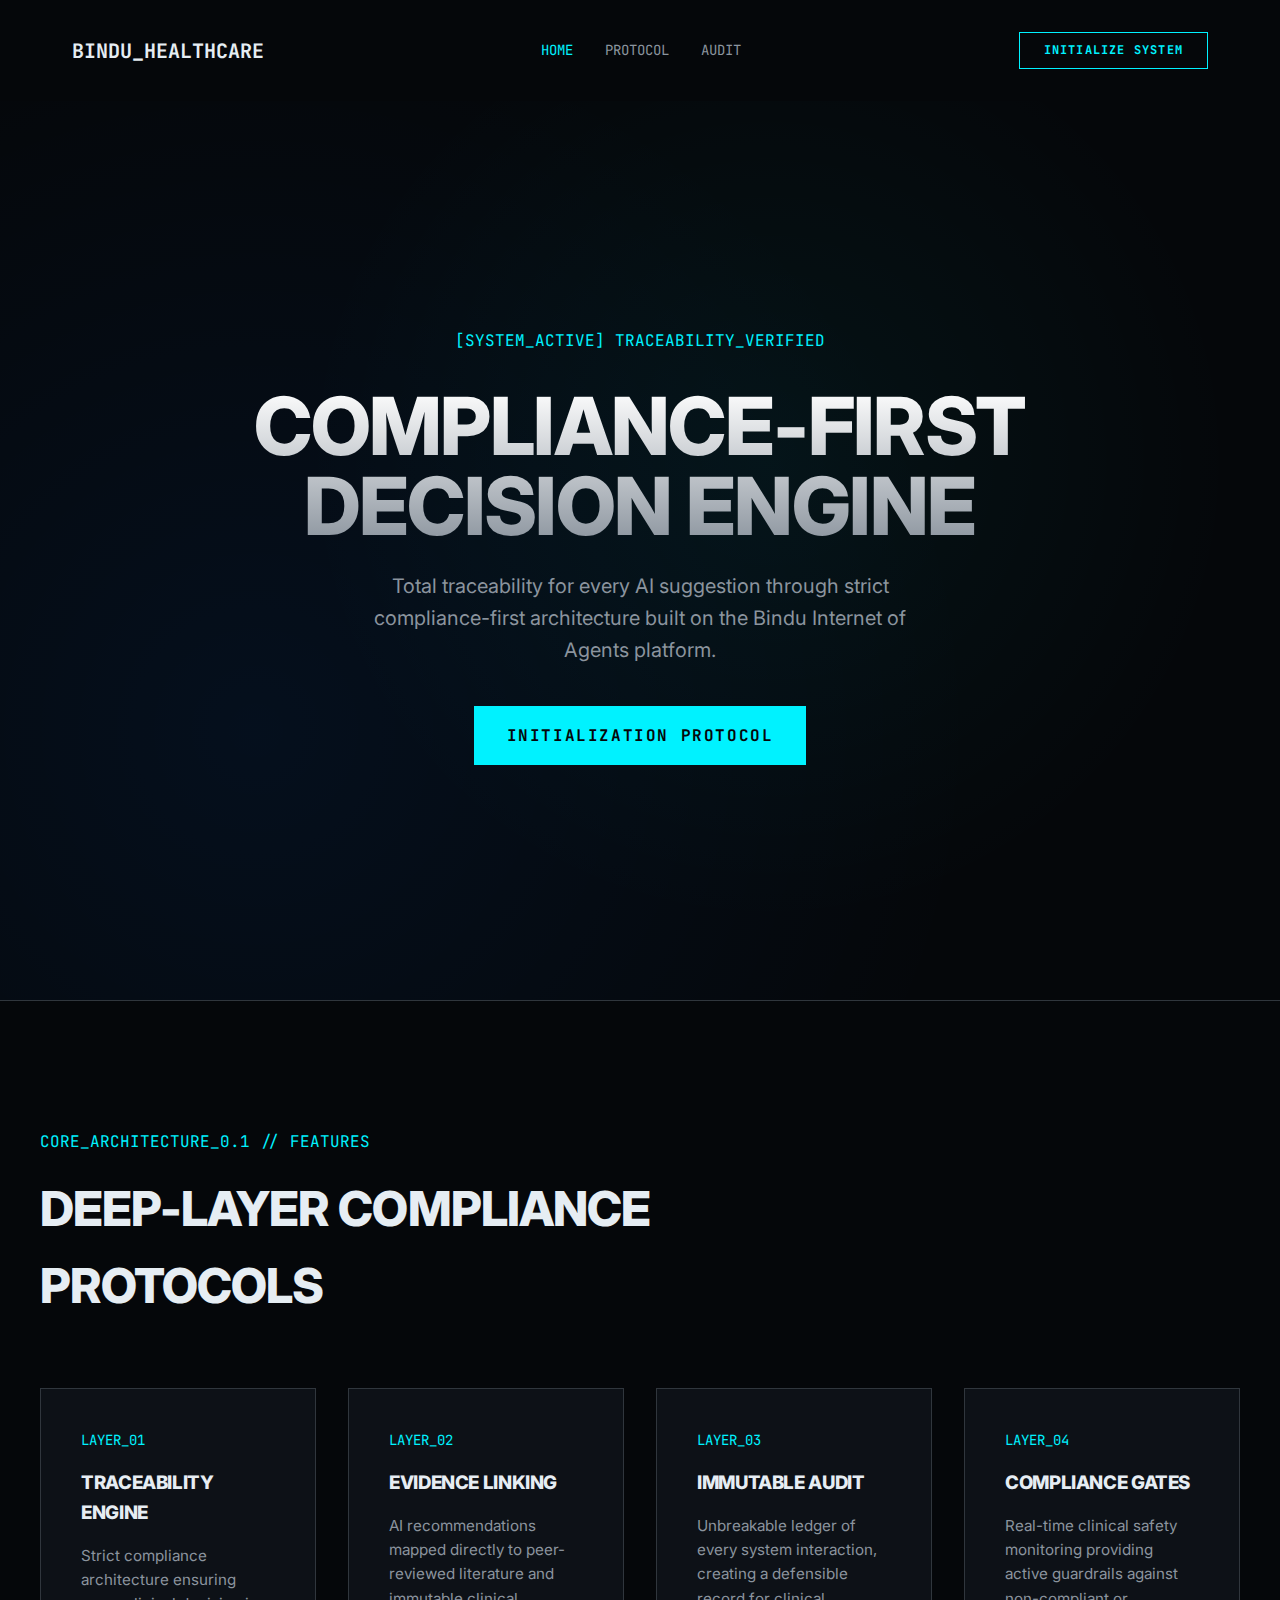
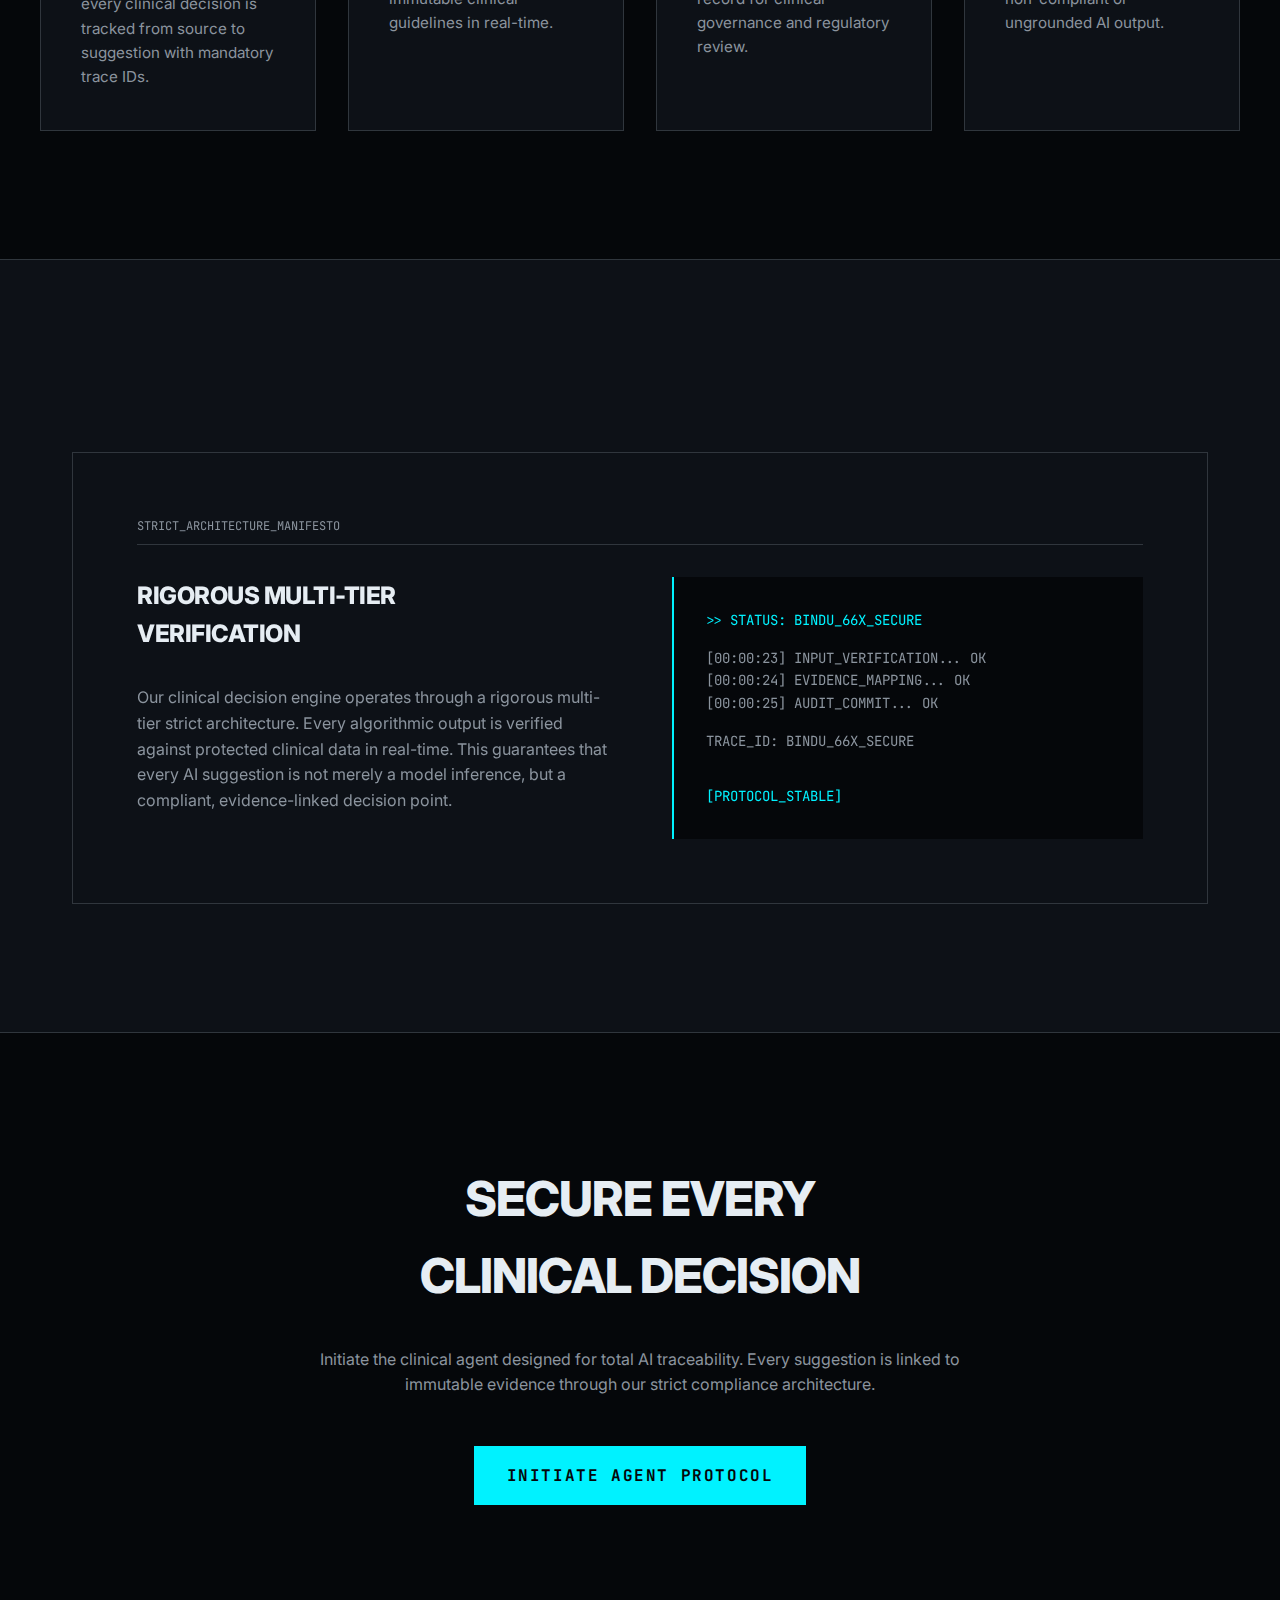
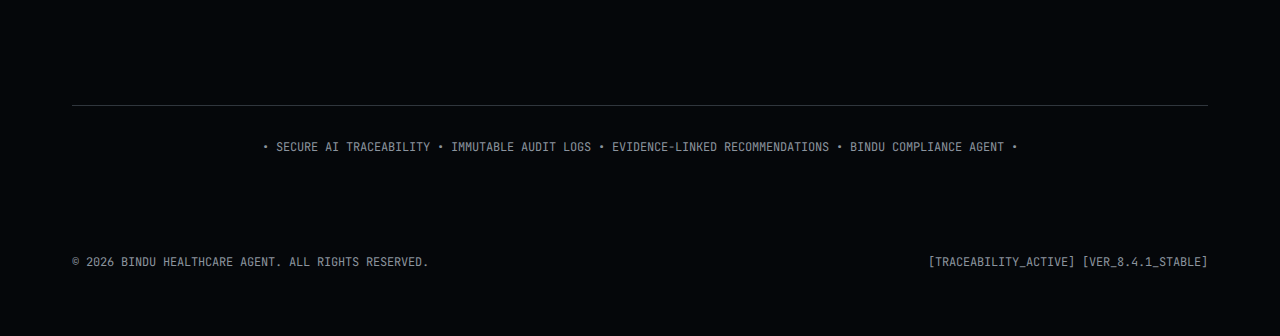
<file: examples/healthcare-compliance-agent/frontend/index.html>
<!DOCTYPE html>
<html lang="en">

<head>
    <meta charset="UTF-8">
    <meta name="viewport" content="width=device-width, initial-scale=1.0">
    <title>Bindu Healthcare | Compliance-First AI</title>
    <link rel="stylesheet" href="style.css">
    <link rel="preconnect" href="https://fonts.googleapis.com">
    <link rel="preconnect" href="https://fonts.gstatic.com" crossorigin>
    <link
        href="https://fonts.googleapis.com/css2?family=Inter:wght@400;700;800&family=JetBrains+Mono:wght@400;700&display=swap"
        rel="stylesheet">
</head>

<body>
    <header class="container">
        <nav style="display: flex; justify-content: space-between; padding: 2rem 0; align-items: center;">
            <div class="mono" style="font-weight: 700; font-size: 1.25rem;"><a href="index.html"
                    style="color: inherit; text-decoration: none;">BINDU_HEALTHCARE</a></div>
            <div style="display: flex; gap: 2rem;">
                <a href="index.html" class="mono"
                    style="text-decoration: none; color: var(--primary); font-size: 0.875rem;">HOME</a>
                <a href="protocol.html" class="mono"
                    style="text-decoration: none; color: var(--text-dim); font-size: 0.875rem;">PROTOCOL</a>
                <a href="audit.html" class="mono"
                    style="text-decoration: none; color: var(--text-dim); font-size: 0.875rem;">AUDIT</a>
            </div>
            <a href="demo.html" class="btn mono" style="padding: 0.5rem 1.5rem; font-size: 0.75rem;">INITIALIZE
                SYSTEM</a>
        </nav>
    </header>

    <section class="hero">
        <div class="container hero-content">
            <span class="mono blink" style="color: var(--primary); margin-bottom: 2rem; display: block;">[SYSTEM_ACTIVE]
                TRACEABILITY_VERIFIED</span>
            <h1>COMPLIANCE-FIRST<br>DECISION ENGINE</h1>
            <p>Total traceability for every AI suggestion through strict compliance-first architecture built on the
                Bindu Internet of Agents platform.</p>
            <a href="demo.html" class="btn btn-primary mono">INITIALIZATION PROTOCOL</a>
        </div>
        <!-- Hero Background Image will be placed via CSS or overlay -->
    </section>

    <section class="section container">
        <div class="mono" style="color: var(--primary); margin-bottom: 1rem;">CORE_ARCHITECTURE_0.1 // FEATURES</div>
        <h2 style="font-size: 3rem; margin-bottom: 4rem;">DEEP-LAYER COMPLIANCE<br>PROTOCOLS</h2>

        <div class="grid">
            <div class="card">
                <span class="label">LAYER_01</span>
                <h3>TRACEABILITY ENGINE</h3>
                <p>Strict compliance architecture ensuring every clinical decision is tracked from source to suggestion
                    with mandatory trace IDs.</p>
            </div>
            <div class="card">
                <span class="label">LAYER_02</span>
                <h3>EVIDENCE LINKING</h3>
                <p>AI recommendations mapped directly to peer-reviewed literature and immutable clinical guidelines in
                    real-time.</p>
            </div>
            <div class="card">
                <span class="label">LAYER_03</span>
                <h3>IMMUTABLE AUDIT</h3>
                <p>Unbreakable ledger of every system interaction, creating a defensible record for clinical governance
                    and regulatory review.</p>
            </div>
            <div class="card">
                <span class="label">LAYER_04</span>
                <h3>COMPLIANCE GATES</h3>
                <p>Real-time clinical safety monitoring providing active guardrails against non-compliant or ungrounded
                    AI output.</p>
            </div>
        </div>
    </section>

    <section class="section"
        style="background: var(--bg-card); border-top: 1px solid var(--border); border-bottom: 1px solid var(--border);">
        <div class="container">
            <div class="architecture-box">
                <span class="arc-label">STRICT_ARCHITECTURE_MANIFESTO</span>
                <div style="display: grid; grid-template-columns: 1fr 1fr; gap: 4rem;">
                    <div>
                        <h2 style="margin-bottom: 2rem;">RIGOROUS MULTI-TIER<br>VERIFICATION</h2>
                        <p style="color: var(--text-dim);">Our clinical decision engine operates through a rigorous
                            multi-tier strict architecture. Every algorithmic output is verified against protected
                            clinical data in real-time. This guarantees that every AI suggestion is not merely a model
                            inference, but a compliant, evidence-linked decision point.</p>
                    </div>
                    <div class="mono"
                        style="background: var(--bg-dark); padding: 2rem; border-left: 2px solid var(--primary); font-size: 0.875rem;">
                        <div style="color: var(--primary); margin-bottom: 1rem;">>> STATUS: BINDU_66X_SECURE</div>
                        <div style="color: var(--text-dim);">[00:00:23] INPUT_VERIFICATION... OK</div>
                        <div style="color: var(--text-dim);">[00:00:24] EVIDENCE_MAPPING... OK</div>
                        <div style="color: var(--text-dim);">[00:00:25] AUDIT_COMMIT... OK</div>
                        <div style="color: var(--text-dim); margin-top: 1rem;">TRACE_ID: BINDU_66X_SECURE</div>
                        <div style="color: var(--primary); margin-top: 2rem;">[PROTOCOL_STABLE]</div>
                    </div>
                </div>
            </div>
        </div>
    </section>

    <section class="section container" style="text-align: center;">
        <h2 style="font-size: 3rem; margin-bottom: 2rem;">SECURE EVERY<br>CLINICAL DECISION</h2>
        <p style="color: var(--text-dim); max-width: 700px; margin: 0 auto 3rem;">Initiate the clinical agent designed
            for total AI traceability. Every suggestion is linked to immutable evidence through our strict compliance
            architecture.</p>
        <a href="demo.html" class="btn btn-primary mono">INITIATE AGENT PROTOCOL</a>
    </section>

    <footer class="container">
        <div class="trace-line">
            • SECURE AI TRACEABILITY • IMMUTABLE AUDIT LOGS • EVIDENCE-LINKED RECOMMENDATIONS • BINDU COMPLIANCE AGENT •
        </div>
        <div style="display: flex; justify-content: space-between; padding: 4rem 0; color: var(--text-dim); font-size: 0.75rem;"
            class="mono">
            <div>© 2026 BINDU HEALTHCARE AGENT. ALL RIGHTS RESERVED.</div>
            <div>[TRACEABILITY_ACTIVE] [VER_8.4.1_STABLE]</div>
        </div>
    </footer>
</body>

</html>
</file>
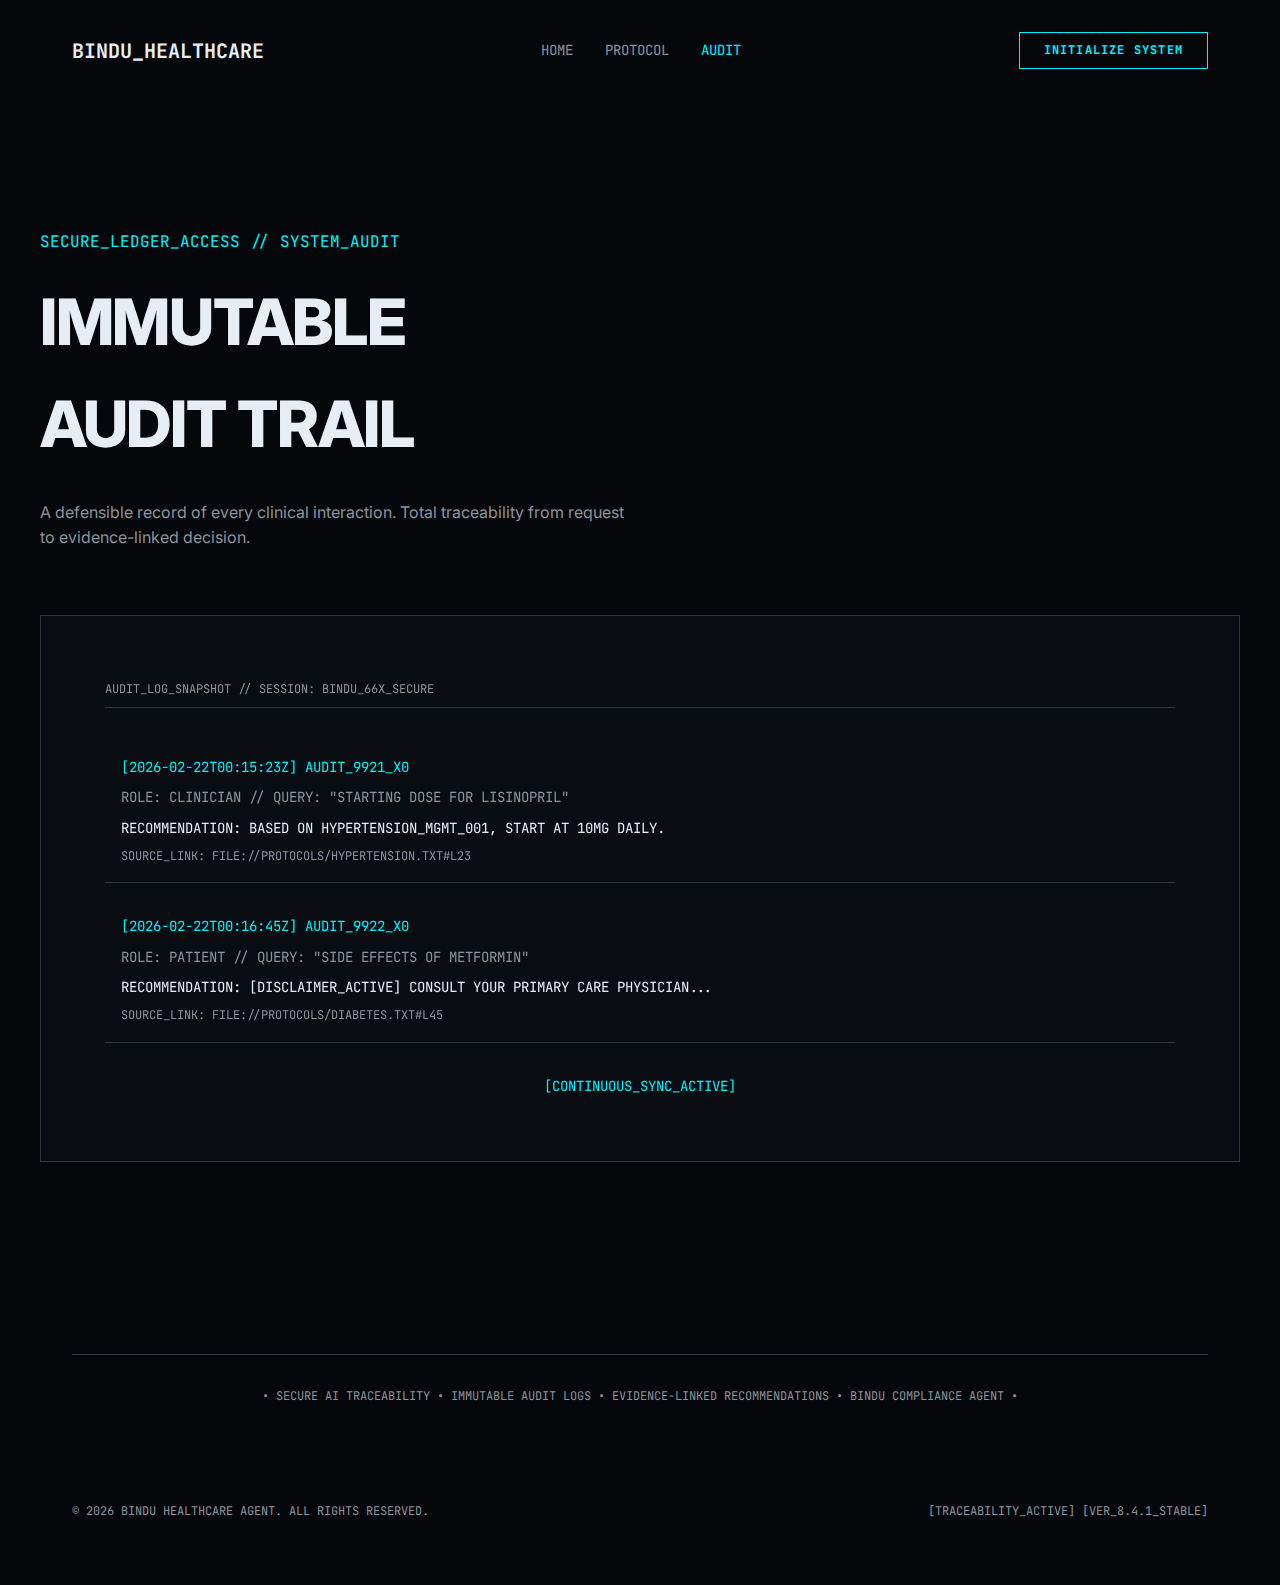
<file: examples/healthcare-compliance-agent/frontend/audit.html>
<!DOCTYPE html>
<html lang="en">

<head>
    <meta charset="UTF-8">
    <meta name="viewport" content="width=device-width, initial-scale=1.0">
    <title>Audit Logs | Bindu Healthcare</title>
    <link rel="stylesheet" href="style.css">
    <link rel="preconnect" href="https://fonts.googleapis.com">
    <link rel="preconnect" href="https://fonts.gstatic.com" crossorigin>
    <link
        href="https://fonts.googleapis.com/css2?family=Inter:wght@400;700;800&family=JetBrains+Mono:wght@400;700&display=swap"
        rel="stylesheet">
</head>

<body>
    <header class="container">
        <nav style="display: flex; justify-content: space-between; padding: 2rem 0; align-items: center;">
            <div class="mono" style="font-weight: 700; font-size: 1.25rem;"><a href="index.html"
                    style="color: inherit; text-decoration: none;">BINDU_HEALTHCARE</a></div>
            <div style="display: flex; gap: 2rem;">
                <a href="index.html" class="mono"
                    style="text-decoration: none; color: var(--text-dim); font-size: 0.875rem;">HOME</a>
                <a href="protocol.html" class="mono"
                    style="text-decoration: none; color: var(--text-dim); font-size: 0.875rem;">PROTOCOL</a>
                <a href="audit.html" class="mono"
                    style="text-decoration: none; color: var(--primary); font-size: 0.875rem;">AUDIT</a>
            </div>
            <a href="demo.html" class="btn mono" style="padding: 0.5rem 1.5rem; font-size: 0.75rem;">INITIALIZE
                SYSTEM</a>
        </nav>
    </header>

    <section class="section container">
        <div class="mono" style="color: var(--primary); margin-bottom: 1rem;">SECURE_LEDGER_ACCESS // SYSTEM_AUDIT</div>
        <h1 style="font-size: 4rem; margin-bottom: 1.5rem;">IMMUTABLE<br>AUDIT TRAIL</h1>
        <p style="color: var(--text-dim); max-width: 600px; margin-bottom: 4rem;">A defensible record of every clinical
            interaction. Total traceability from request to evidence-linked decision.</p>

        <div class="architecture-box">
            <span class="arc-label">AUDIT_LOG_SNAPSHOT // SESSION: BINDU_66X_SECURE</span>
            <div class="mono" style="font-size: 0.875rem;">
                <div style="padding: 1rem; border-bottom: 1px solid var(--border); margin-bottom: 1rem;">
                    <div style="color: var(--primary);">[2026-02-22T00:15:23Z] AUDIT_9921_X0</div>
                    <div style="color: var(--text-dim); margin: 0.5rem 0;">ROLE: CLINICIAN // QUERY: "Starting dose for
                        Lisinopril"</div>
                    <div style="color: var(--text-main);">RECOMMENDATION: Based on HYPERTENSION_MGMT_001, start at 10mg
                        daily.</div>
                    <div style="color: var(--text-dim); font-size: 0.75rem; margin-top: 0.5rem;">SOURCE_LINK:
                        file://protocols/hypertension.txt#L23</div>
                </div>
                <div style="padding: 1rem; border-bottom: 1px solid var(--border); margin-bottom: 1rem;">
                    <div style="color: var(--primary);">[2026-02-22T00:16:45Z] AUDIT_9922_X0</div>
                    <div style="color: var(--text-dim); margin: 0.5rem 0;">ROLE: PATIENT // QUERY: "Side effects of
                        Metformin"</div>
                    <div style="color: var(--text-main);">RECOMMENDATION: [DISCLAIMER_ACTIVE] Consult your primary care
                        physician...</div>
                    <div style="color: var(--text-dim); font-size: 0.75rem; margin-top: 0.5rem;">SOURCE_LINK:
                        file://protocols/diabetes.txt#L45</div>
                </div>
                <div style="color: var(--primary); text-align: center; margin-top: 2rem;">[CONTINUOUS_SYNC_ACTIVE]</div>
            </div>
        </div>
    </section>

    <footer class="container">
        <div class="trace-line">
            • SECURE AI TRACEABILITY • IMMUTABLE AUDIT LOGS • EVIDENCE-LINKED RECOMMENDATIONS • BINDU COMPLIANCE AGENT •
        </div>
        <div style="display: flex; justify-content: space-between; padding: 4rem 0; color: var(--text-dim); font-size: 0.75rem;"
            class="mono">
            <div>© 2026 BINDU HEALTHCARE AGENT. ALL RIGHTS RESERVED.</div>
            <div>[TRACEABILITY_ACTIVE] [VER_8.4.1_STABLE]</div>
        </div>
    </footer>
</body>

</html>
</file>
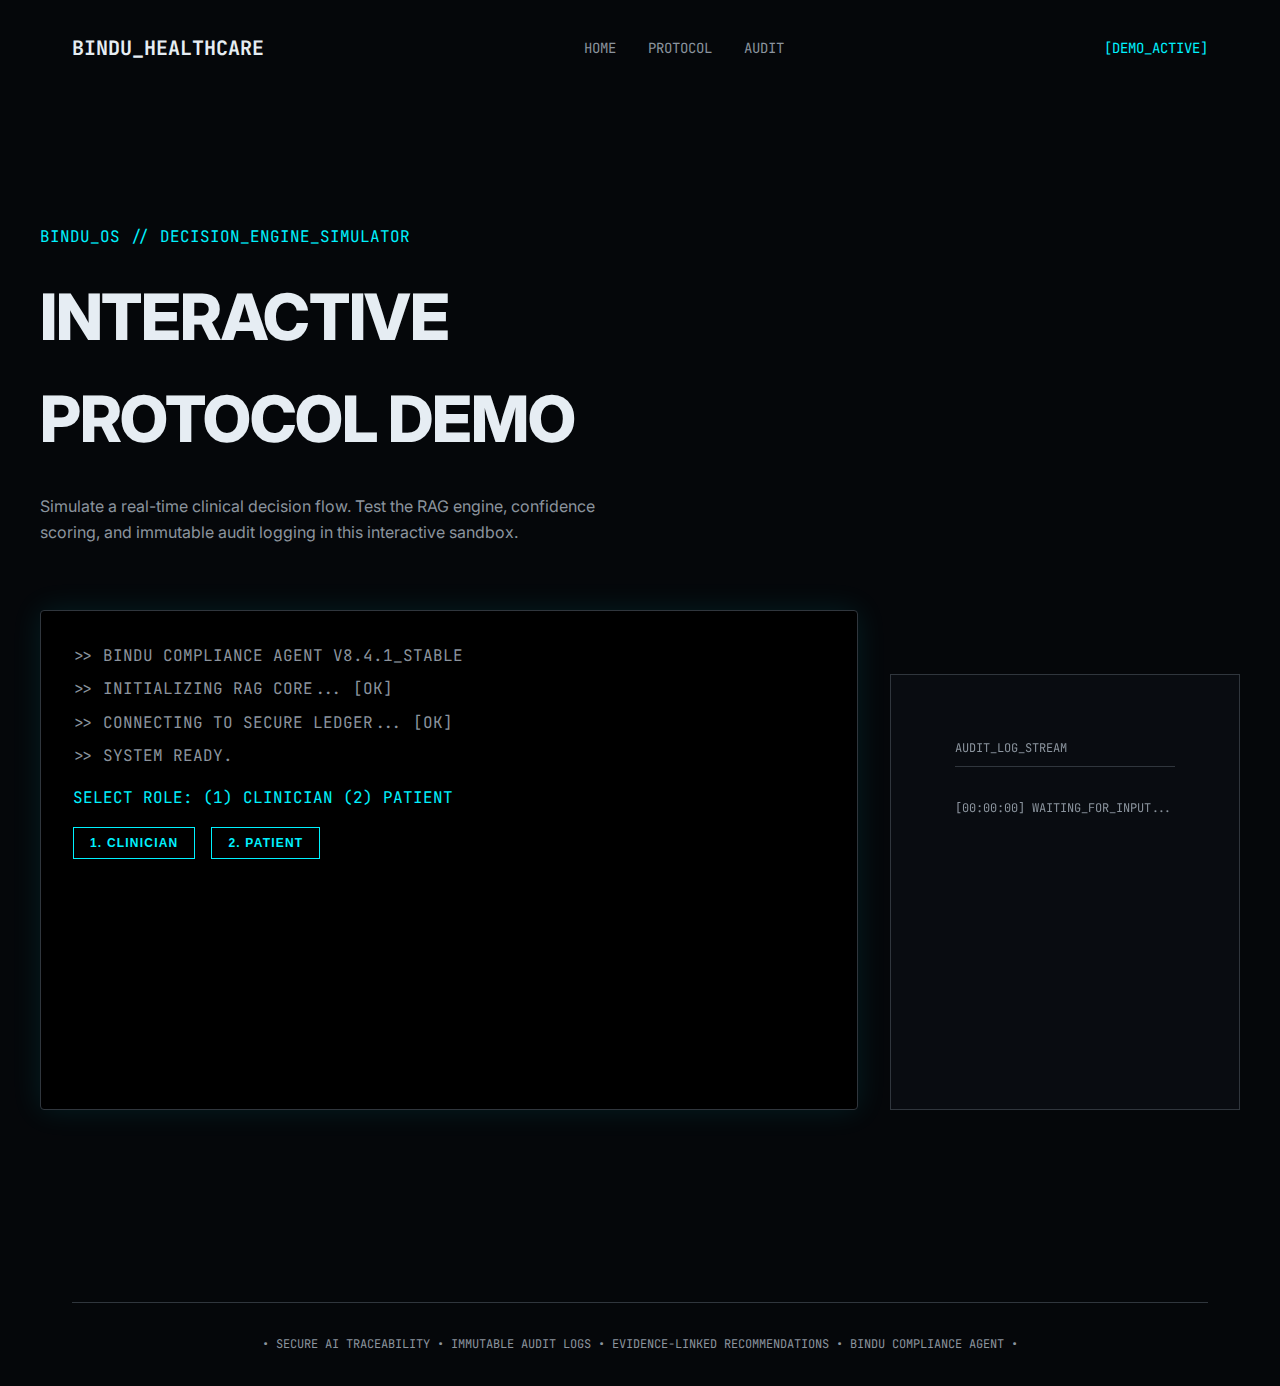
<file: examples/healthcare-compliance-agent/frontend/demo.html>
<!DOCTYPE html>
<html lang="en">

<head>
    <meta charset="UTF-8">
    <meta name="viewport" content="width=device-width, initial-scale=1.0">
    <title>System Demo | Bindu Healthcare</title>
    <link rel="stylesheet" href="style.css">
    <link rel="preconnect" href="https://fonts.googleapis.com">
    <link rel="preconnect" href="https://fonts.gstatic.com" crossorigin>
    <link
        href="https://fonts.googleapis.com/css2?family=Inter:wght@400;700;800&family=JetBrains+Mono:wght@400;700&display=swap"
        rel="stylesheet">
    <style>
        .terminal {
            background: #000;
            border: 1px solid var(--border);
            border-radius: 4px;
            padding: 2rem;
            height: 500px;
            overflow-y: auto;
            position: relative;
            box-shadow: 0 0 30px rgba(0, 242, 255, 0.1);
        }

        .term-line {
            color: var(--text-dim);
            margin-bottom: 0.5rem;
        }

        .term-input {
            background: transparent;
            border: none;
            color: var(--primary);
            width: 100%;
            outline: none;
            font-size: 1rem;
        }

        .pulse {
            animation: pulse 1.5s infinite;
        }

        @keyframes pulse {
            0% {
                opacity: 1;
            }

            50% {
                opacity: 0.3;
            }

            100% {
                opacity: 1;
            }
        }

        .log-entry {
            padding-left: 1rem;
            border-left: 1px solid var(--border);
            margin: 1rem 0;
        }

        .role-badge {
            padding: 0.2rem 0.5rem;
            background: var(--bg-card);
            border: 1px solid var(--border);
            border-radius: 3px;
            font-size: 0.75rem;
            margin-right: 0.5rem;
        }
    </style>
</head>

<body>
    <header class="container">
        <nav style="display: flex; justify-content: space-between; padding: 2rem 0; align-items: center;">
            <div class="mono" style="font-weight: 700; font-size: 1.25rem;"><a href="index.html"
                    style="color: inherit; text-decoration: none;">BINDU_HEALTHCARE</a></div>
            <div style="display: flex; gap: 2rem;">
                <a href="index.html" class="mono"
                    style="text-decoration: none; color: var(--text-dim); font-size: 0.875rem;">HOME</a>
                <a href="protocol.html" class="mono"
                    style="text-decoration: none; color: var(--text-dim); font-size: 0.875rem;">PROTOCOL</a>
                <a href="audit.html" class="mono"
                    style="text-decoration: none; color: var(--text-dim); font-size: 0.875rem;">AUDIT</a>
            </div>
            <div class="mono" style="color: var(--primary); font-size: 0.875rem;">[DEMO_ACTIVE]</div>
        </nav>
    </header>

    <section class="section container">
        <div class="mono" style="color: var(--primary); margin-bottom: 1rem;">BINDU_OS // DECISION_ENGINE_SIMULATOR
        </div>
        <h1 style="font-size: 4rem; margin-bottom: 1.5rem;">INTERACTIVE<br>PROTOCOL DEMO</h1>
        <p style="color: var(--text-dim); max-width: 600px; margin-bottom: 4rem;">Simulate a real-time clinical decision
            flow. Test the RAG engine, confidence scoring, and immutable audit logging in this interactive sandbox.</p>

        <div style="display: grid; grid-template-columns: 1fr 350px; gap: 2rem;">
            <div>
                <div class="terminal mono" id="terminal">
                    <div class="term-line">>> BINDU COMPLIANCE AGENT v8.4.1_STABLE</div>
                    <div class="term-line">>> INITIALIZING RAG CORE... [OK]</div>
                    <div class="term-line">>> CONNECTING TO SECURE LEDGER... [OK]</div>
                    <div class="term-line">>> SYSTEM READY.</div>
                    <div class="term-line" style="margin-top: 1rem; color: var(--primary);">SELECT ROLE: (1) CLINICIAN
                        (2) PATIENT</div>
                    <div class="term-line" id="role-select" style="display: flex; gap: 1rem; margin-top: 1rem;">
                        <button onclick="setRole('clinician')" class="btn"
                            style="padding: 0.5rem 1rem; font-size: 0.75rem;">1. CLINICIAN</button>
                        <button onclick="setRole('patient')" class="btn"
                            style="padding: 0.5rem 1rem; font-size: 0.75rem;">2. PATIENT</button>
                    </div>
                </div>
                <div id="input-area" style="margin-top: 1rem; display: none;">
                    <div class="mono" style="margin-bottom: 0.5rem; color: var(--text-dim);">SYSTEM_INPUT // ROLE: <span
                            id="current-role-display" style="color: var(--primary);"></span></div>
                    <div style="display: flex; gap: 1rem;">
                        <input type="text" id="user-input" class="term-input"
                            style="background: var(--bg-card); padding: 1rem; border: 1px solid var(--border);"
                            placeholder="Type a query (e.g. 'Hypertension protocol')">
                        <button onclick="processInput()" class="btn btn-primary"
                            style="padding: 1rem 2rem;">EXECUTE</button>
                    </div>
                </div>
            </div>

            <div class="architecture-box">
                <span class="arc-label">AUDIT_LOG_STREAM</span>
                <div id="audit-feed" class="mono" style="font-size: 0.75rem; color: var(--text-dim);">
                    <!-- Live logs appear here -->
                    <p style="margin-bottom: 0.5rem;">[00:00:00] WAITING_FOR_INPUT...</p>
                </div>
            </div>
        </div>
    </section>

    <script>
        let currentRole = 'clinician';
        const terminal = document.getElementById('terminal');
        const auditFeed = document.getElementById('audit-feed');

        const protocols = [
            { keywords: ['hypertension', 'blood pressure', 'lisinopril'], title: 'HYPERTENSION_MGMT_001', content: 'START 10MG DAILY. MAX 40MG DAILY.' },
            { keywords: ['diabetes', 'metformin', 'sugar'], title: 'DIABETES_T2_MGMT_002', content: 'Metformin 500mg BID. Titrate weekly.' },
            { keywords: ['asthma', 'budesonide', 'albuterol'], title: 'ASTHMA_MGMT_003', content: 'Low-dose ICS (Budesonide) 160mcg as needed.' },
            { keywords: ['lipid', 'cholesterol', 'statin', 'atorvastatin'], title: 'LIPID_MGMT_004', content: 'Atorvastatin 20mg daily (Moderate intensity).' },
            { keywords: ['depression', 'sertraline', 'ssri'], title: 'DEPRESSION_005', content: 'Sertraline 50mg daily. Monitor 4-8 weeks.' },
            { keywords: ['adhd', 'methylphenidate', 'adderall', 'ritalin', 'focus'], title: 'ADHD_MGMT_006', content: 'Methylphenidate 5-10mg BID. Monitor cardiovascular markers.' },
            { keywords: ['autism', 'asd', 'aba', 'sensory'], title: 'ASD_SUPPORT_007', content: 'ABA therapy and family-centered support. Monitor associated symptoms.' },
            { keywords: ['alzheimer', 'dementia', 'donepezil', 'memory'], title: 'ALZHEIMERS_008', content: 'Donepezil 5mg once daily. Monitor cognitive status.' },
            { keywords: ['multiple sclerosis', 'ms', 'ocrelizumab'], title: 'MS_MGMT_009', content: 'DMT therapy (e.g. Ocrelizumab). MRI monitoring every 6-12 months.' },
            // Massive Neuro-Expansion
            { keywords: ['dyslexia', 'dysclaculia', 'dyspraxia', 'dysgraphia', 'spd', 'synsthesia', 'down syndrome'], title: 'ND_LEARNING_010', content: 'Multisensory learning and sensory integration therapy protocols.' },
            { keywords: ['ptsd', 'cptsd', 'ocd', 'did', 'osdd', 'personality', 'bipolar', 'schizophrenia', 'eating disorders'], title: 'PSYCH_TRAUMA_011', content: 'Psychiatric support, EMDR, DBT, and dissociation stabilization.' },
            { keywords: ['epilepsy', 'tic', 'tourette', 'misophonia', 'abi', 'plurality', 'stuttering'], title: 'NEURO_PSYCH_012', content: 'Neurological regulation, CBIT, and seizure safety management.' },
            { keywords: ['williams', 'digeorge', 'prader-willi', 'fasd', 'intellectual disabilities'], title: 'GENETIC_ID_013', content: 'Rare genetic syndrome support and developmental care.' }
        ];

        function log(msg, color = 'var(--text-dim)') {
            const div = document.createElement('div');
            div.className = 'term-line';
            div.style.color = color;
            div.innerText = '>> ' + msg;
            terminal.appendChild(div);
            terminal.scrollTop = terminal.scrollHeight;
        }

        function logHTML(html) {
            const div = document.createElement('div');
            div.className = 'term-line';
            div.innerHTML = '>> ' + html;
            terminal.appendChild(div);
            terminal.scrollTop = terminal.scrollHeight;
        }

        function setRole(role) {
            currentRole = role;
            document.getElementById('role-select').style.display = 'none';
            document.getElementById('input-area').style.display = 'block';
            document.getElementById('current-role-display').innerText = role.toUpperCase();
            log(`ROLE_SET: ${role.toUpperCase()}`, 'var(--primary)');
            log('Awaiting system input...');
        }

        async function processInput() {
            const inputField = document.getElementById('user-input');
            const query = inputField.value;
            if (!query) return;

            log(`INPUT_RECEIVED: "${query}"`, 'var(--text-main)');
            inputField.value = '';

            // Step 1: Simulated RAG Retrieval
            log('INITIALIZING_RAG_SEARCH...');
            await wait(800);

            const match = protocols.find(p => p.keywords.some(k => query.toLowerCase().includes(k)));

            if (match) {
                log(`SOURCE_FOUND: ${match.title}`, 'var(--primary)');
                await wait(500);

                // Surprise: Collaborative Reasoning Expansion
                const specialized_keywords = ['adhd', 'autism', 'alzheimer', 'ms', 'ptsd', 'ocd', 'did', 'bipolar', 'schizophrenia', 'tourette'];
                if (specialized_keywords.some(k => query.toLowerCase().includes(k))) {
                    log('QUERY_COMPLEXITY_HIGH: Consulting [Neuro_Specialist_Agent] via A2A...', 'cyan');
                    await wait(800);
                    log('NEURO_SPECIALIST_AGENT: Verified protocol alignment 99%.', 'cyan');
                    await wait(300);
                }

                // Step 2: Confidence Calibration
                const confidence = 0.95;
                log(`CALCULATING_CONFIDENCE: [${confidence}]`, 'white');
                await wait(500);

                // Step 3: Safety Gating
                let recommendation = match.content;
                if (currentRole === 'patient') {
                    log('SAFETY_GATER_ACTIVE: Applying patient disclaimers...', 'orange');
                    recommendation = `General Information: ${recommendation}\n[CRITICAL: Consult your doctor for specific advice.]`;
                    await wait(500);
                }

                log('RESPONSE_GENERATED:', 'var(--primary)');
                log(recommendation, 'white');

                // Step 4: Calming Sounds Identification
                const sound_keywords = ['adhd', 'autism', 'spd', 'ptsd', 'anxiety', 'insomnia', 'focus', 'ocd', 'did'];
                if (sound_keywords.some(k => query.toLowerCase().includes(k))) {
                    log('THERAPEUTIC_ASSETS: Calming sounds identified for sensory profile.', 'var(--primary)');
                    await wait(500);

                    const soundOutput = `
                        <div class="sound-card" style="margin-top:0.5rem; padding:0.5rem; border:1px solid var(--primary); border-radius:4px; font-size:0.8rem;">
                            <div style="color:var(--primary); font-weight:bold; margin-bottom:0.2rem;">🔊 CALMING_AUDIO_STREAM</div>
                            <div style="display:flex; gap:0.5rem;">
                                <span style="color:white;">🎵 White Noise</span>
                                <span style="color:white;">🎵 Deep Brown</span>
                                <span style="color:white;">🎵 Alpha Waves</span>
                            </div>
                            <div style="margin-top:0.3rem; color:var(--text-dim); font-size:0.7rem;">[PLAYBACK_READY] Tap to sync with sensory profile.</div>
                        </div>
                    `;
                    logHTML(soundOutput);
                }

                // Step 5: Audit Logging
                commitAudit(query, recommendation, confidence, [match.title]);

            } else {
                log('EVIDENCE_NOT_FOUND: Reasoning gated for safety.', 'red');
            }
        }

        function commitAudit(query, rec, conf, sources) {
            const id = 'AUDIT_' + Math.random().toString(36).substr(2, 9).toUpperCase();
            log(`COMMITTING_AUDIT: [${id}]`, 'var(--primary)');

            const div = document.createElement('div');
            div.className = 'log-entry';
            div.innerHTML = `
                <p style="color: var(--primary); margin-bottom: 0.2rem;">[${new Date().toLocaleTimeString()}] ${id}</p>
                <p>MATCH: ${sources[0]}</p>
                <p>CONF: ${conf}</p>
            `;
            auditFeed.prepend(div);
        }

        function wait(ms) { return new Promise(r => setTimeout(r, ms)); }
    </script>

    <footer class="container">
        <div class="trace-line">
            • SECURE AI TRACEABILITY • IMMUTABLE AUDIT LOGS • EVIDENCE-LINKED RECOMMENDATIONS • BINDU COMPLIANCE AGENT •
        </div>
    </footer>
</body>

</html>
</file>
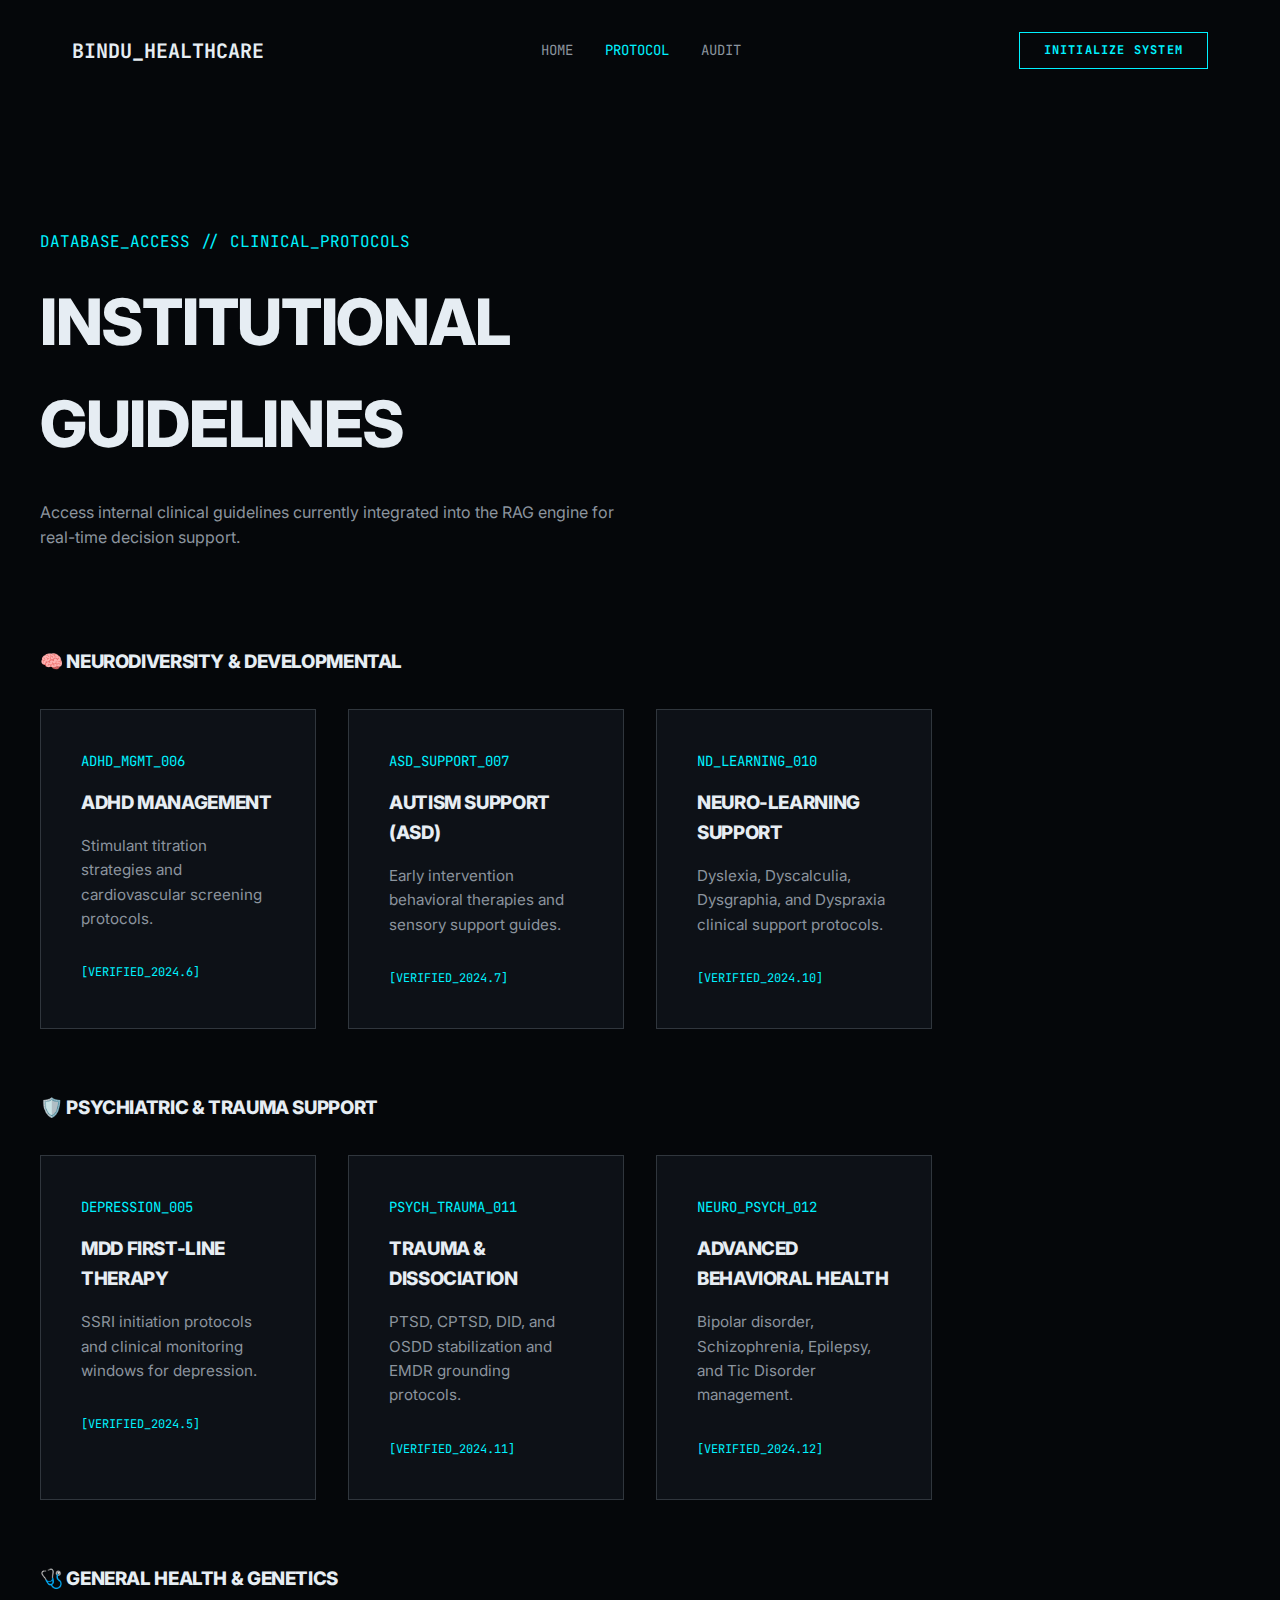
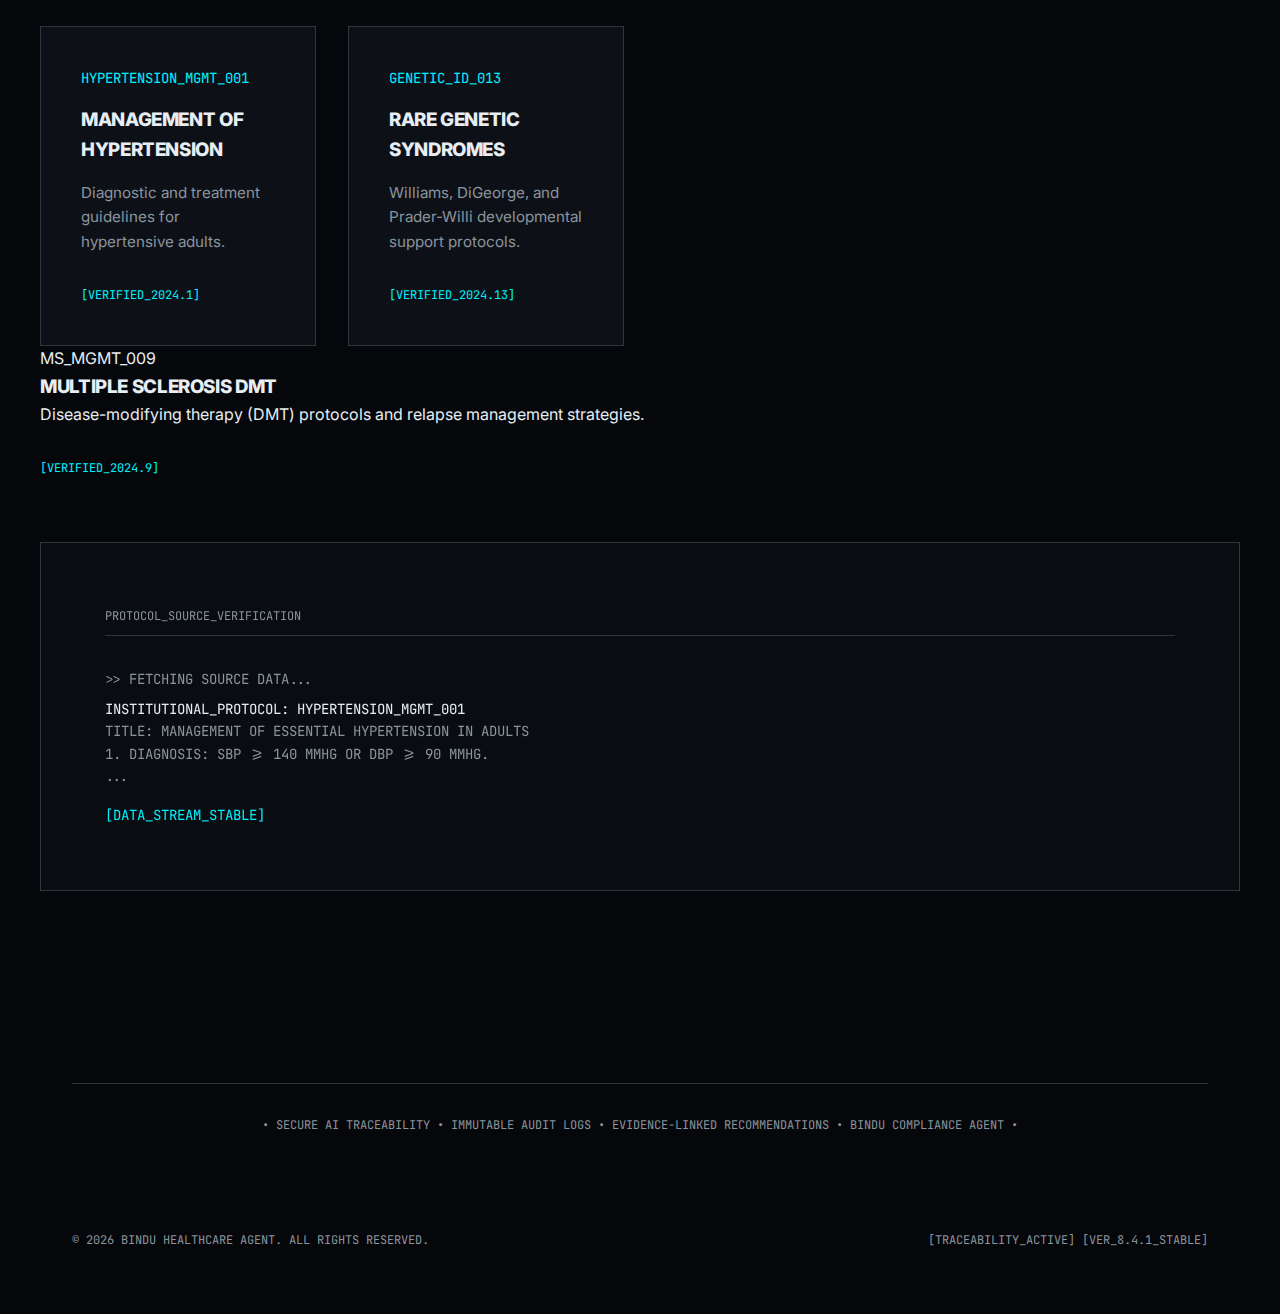
<file: examples/healthcare-compliance-agent/frontend/protocol.html>
<!DOCTYPE html>
<html lang="en">

<head>
    <meta charset="UTF-8">
    <meta name="viewport" content="width=device-width, initial-scale=1.0">
    <title>Clinical Protocols | Bindu Healthcare</title>
    <link rel="stylesheet" href="style.css">
    <link rel="preconnect" href="https://fonts.googleapis.com">
    <link rel="preconnect" href="https://fonts.gstatic.com" crossorigin>
    <link
        href="https://fonts.googleapis.com/css2?family=Inter:wght@400;700;800&family=JetBrains+Mono:wght@400;700&display=swap"
        rel="stylesheet">
</head>

<body>
    <header class="container">
        <nav style="display: flex; justify-content: space-between; padding: 2rem 0; align-items: center;">
            <div class="mono" style="font-weight: 700; font-size: 1.25rem;"><a href="index.html"
                    style="color: inherit; text-decoration: none;">BINDU_HEALTHCARE</a></div>
            <div style="display: flex; gap: 2rem;">
                <a href="index.html" class="mono"
                    style="text-decoration: none; color: var(--text-dim); font-size: 0.875rem;">HOME</a>
                <a href="protocol.html" class="mono"
                    style="text-decoration: none; color: var(--primary); font-size: 0.875rem;">PROTOCOL</a>
                <a href="audit.html" class="mono"
                    style="text-decoration: none; color: var(--text-dim); font-size: 0.875rem;">AUDIT</a>
            </div>
            <a href="demo.html" class="btn mono" style="padding: 0.5rem 1.5rem; font-size: 0.75rem;">INITIALIZE
                SYSTEM</a>
        </nav>
    </header>

    <section class="section container">
        <div class="mono" style="color: var(--primary); margin-bottom: 1rem;">DATABASE_ACCESS // CLINICAL_PROTOCOLS
        </div>
        <h1 style="font-size: 4rem; margin-bottom: 1.5rem;">INSTITUTIONAL<br>GUIDELINES</h1>
        <p style="color: var(--text-dim); max-width: 600px; margin-bottom: 4rem;">Access internal clinical guidelines
            currently integrated into the RAG engine for real-time decision support.</p>

        <div class="grid">
            <h3 style="grid-column: 1 / -1; color: var(--accent); margin-top: 2rem;">🧠 Neurodiversity & Developmental
            </h3>
            <div class="card">
                <span class="label">ADHD_MGMT_006</span>
                <h3>ADHD Management</h3>
                <p>Stimulant titration strategies and cardiovascular screening protocols.</p>
                <div class="mono" style="margin-top: 2rem; color: var(--primary); font-size: 0.75rem;">[VERIFIED_2024.6]
                </div>
            </div>
            <div class="card">
                <span class="label">ASD_SUPPORT_007</span>
                <h3>Autism Support (ASD)</h3>
                <p>Early intervention behavioral therapies and sensory support guides.</p>
                <div class="mono" style="margin-top: 2rem; color: var(--primary); font-size: 0.75rem;">[VERIFIED_2024.7]
                </div>
            </div>
            <div class="card">
                <span class="label">ND_LEARNING_010</span>
                <h3>Neuro-Learning Support</h3>
                <p>Dyslexia, Dyscalculia, Dysgraphia, and Dyspraxia clinical support protocols.</p>
                <div class="mono" style="margin-top: 2rem; color: var(--primary); font-size: 0.75rem;">
                    [VERIFIED_2024.10]</div>
            </div>

            <h3 style="grid-column: 1 / -1; color: var(--accent); margin-top: 2rem;">🛡️ Psychiatric & Trauma Support
            </h3>
            <div class="card">
                <span class="label">DEPRESSION_005</span>
                <h3>MDD First-line Therapy</h3>
                <p>SSRI initiation protocols and clinical monitoring windows for depression.</p>
                <div class="mono" style="margin-top: 2rem; color: var(--primary); font-size: 0.75rem;">[VERIFIED_2024.5]
                </div>
            </div>
            <div class="card">
                <span class="label">PSYCH_TRAUMA_011</span>
                <h3>Trauma & Dissociation</h3>
                <p>PTSD, CPTSD, DID, and OSDD stabilization and EMDR grounding protocols.</p>
                <div class="mono" style="margin-top: 2rem; color: var(--primary); font-size: 0.75rem;">
                    [VERIFIED_2024.11]</div>
            </div>
            <div class="card">
                <span class="label">NEURO_PSYCH_012</span>
                <h3>Advanced Behavioral Health</h3>
                <p>Bipolar disorder, Schizophrenia, Epilepsy, and Tic Disorder management.</p>
                <div class="mono" style="margin-top: 2rem; color: var(--primary); font-size: 0.75rem;">
                    [VERIFIED_2024.12]</div>
            </div>

            <h3 style="grid-column: 1 / -1; color: var(--accent); margin-top: 2rem;">🩺 General Health & Genetics</h3>
            <div class="card">
                <span class="label">HYPERTENSION_MGMT_001</span>
                <h3>Management of Hypertension</h3>
                <p>Diagnostic and treatment guidelines for hypertensive adults.</p>
                <div class="mono" style="margin-top: 2rem; color: var(--primary); font-size: 0.75rem;">[VERIFIED_2024.1]
                </div>
            </div>
            <div class="card">
                <span class="label">GENETIC_ID_013</span>
                <h3>Rare Genetic syndromes</h3>
                <p>Williams, DiGeorge, and Prader-Willi developmental support protocols.</p>
                <div class="mono" style="margin-top: 2rem; color: var(--primary); font-size: 0.75rem;">
                    [VERIFIED_2024.13]</div>
            </div>
        </div>
        <span class="label">MS_MGMT_009</span>
        <h3>Multiple Sclerosis DMT</h3>
        <p>Disease-modifying therapy (DMT) protocols and relapse management strategies.</p>
        <div class="mono" style="margin-top: 2rem; color: var(--primary); font-size: 0.75rem;">[VERIFIED_2024.9]
        </div>
        </div>
        </div>

        <div class="architecture-box" style="margin-top: 4rem;">
            <span class="arc-label">PROTOCOL_SOURCE_VERIFICATION</span>
            <div class="mono" style="font-size: 0.875rem; color: var(--text-dim);">
                <p>>> FETCHING SOURCE DATA...</p>
                <p style="margin-top: 0.5rem; color: var(--text-main);">institutional_protocol: HYPERTENSION_MGMT_001
                </p>
                <p>Title: Management of Essential Hypertension in Adults</p>
                <p>1. DIAGNOSIS: SBP >= 140 mmHg or DBP >= 90 mmHg.</p>
                <p>...</p>
                <p style="margin-top: 1rem; color: var(--primary);">[DATA_STREAM_STABLE]</p>
            </div>
        </div>
    </section>

    <footer class="container">
        <div class="trace-line">
            • SECURE AI TRACEABILITY • IMMUTABLE AUDIT LOGS • EVIDENCE-LINKED RECOMMENDATIONS • BINDU COMPLIANCE AGENT •
        </div>
        <div style="display: flex; justify-content: space-between; padding: 4rem 0; color: var(--text-dim); font-size: 0.75rem;"
            class="mono">
            <div>© 2026 BINDU HEALTHCARE AGENT. ALL RIGHTS RESERVED.</div>
            <div>[TRACEABILITY_ACTIVE] [VER_8.4.1_STABLE]</div>
        </div>
    </footer>
</body>

</html>
</file>
<file: examples/healthcare-compliance-agent/frontend/style.css>
:root {
    /* Color Palette - Industrial & Clinical */
    --primary: #00f2ff;
    /* Cyan glow */
    --secondary: #0072ff;
    /* Deep blue */
    --bg-dark: #05070a;
    --bg-card: #0d1117;
    --text-main: #e6edf3;
    --text-dim: #8b949e;
    --accent-red: #ff3333;
    /* For alerts/security symbols */
    --border: #30363d;
    --glass: rgba(13, 17, 23, 0.8);

    /* Typography */
    --font-mono: 'JetBrains Mono', 'Fira Code', monospace;
    --font-sans: 'Inter', system-ui, -apple-system, sans-serif;
}

* {
    margin: 0;
    padding: 0;
    box-sizing: border-box;
}

body {
    background-color: var(--bg-dark);
    color: var(--text-main);
    font-family: var(--font-sans);
    line-height: 1.6;
    overflow-x: hidden;
}

/* Typography Enhancements */
h1,
h2,
h3 {
    font-weight: 800;
    letter-spacing: -0.02em;
    text-transform: uppercase;
}

.mono {
    font-family: var(--font-mono);
    text-transform: uppercase;
}

/* Layout Utilities */
.container {
    max-width: 1200px;
    margin: 0 auto;
    padding: 0 2rem;
}

.section {
    padding: 8rem 0;
}

/* Hero Section */
.hero {
    height: 100vh;
    display: flex;
    align-items: center;
    position: relative;
    background: radial-gradient(circle at 60% 40%, rgba(0, 242, 255, 0.05) 0%, transparent 50%),
        radial-gradient(circle at 20% 70%, rgba(0, 114, 255, 0.08) 0%, transparent 60%),
        var(--bg-dark);
    border-bottom: 1px solid var(--border);
}

.hero-content {
    position: relative;
    z-index: 2;
    text-align: center;
    width: 100%;
}

.hero h1 {
    font-size: 5rem;
    line-height: 1;
    margin-bottom: 1.5rem;
    background: linear-gradient(180deg, #fff 0%, #8b949e 100%);
    -webkit-background-clip: text;
    background-clip: text;
    -webkit-text-fill-color: transparent;
}

.hero p {
    font-size: 1.25rem;
    color: var(--text-dim);
    max-width: 600px;
    margin: 0 auto 2.5rem;
}

/* Buttons */
.btn {
    display: inline-block;
    padding: 1rem 2rem;
    border: 1px solid var(--primary);
    background: transparent;
    color: var(--primary);
    text-decoration: none;
    font-weight: 700;
    text-transform: uppercase;
    letter-spacing: 0.1em;
    transition: all 0.3s ease;
    cursor: pointer;
    position: relative;
    overflow: hidden;
}

.btn:hover {
    background: var(--primary);
    color: var(--bg-dark);
    box-shadow: 0 0 20px rgba(0, 242, 255, 0.4);
}

.btn-primary {
    background: var(--primary);
    color: var(--bg-dark);
}

.btn-primary:hover {
    box-shadow: 0 0 30px rgba(0, 242, 255, 0.6);
}

/* Grid & Cards */
.grid {
    display: grid;
    grid-template-columns: repeat(auto-fit, minmax(250px, 1fr));
    gap: 2rem;
}

.card {
    background: var(--bg-card);
    border: 1px solid var(--border);
    padding: 2.5rem;
    transition: transform 0.3s ease, border-color 0.3s ease;
}

.card:hover {
    transform: translateY(-10px);
    border-color: var(--primary);
}

.card .label {
    color: var(--primary);
    font-family: var(--font-mono);
    font-size: 0.875rem;
    margin-bottom: 1rem;
    display: block;
}

.card h3 {
    margin-bottom: 1rem;
}

.card p {
    color: var(--text-dim);
    font-size: 0.95rem;
}

/* Architecture Section */
.architecture-box {
    border: 1px solid var(--border);
    padding: 4rem;
    background: rgba(13, 17, 23, 0.5);
    backdrop-filter: blur(10px);
    margin-top: 4rem;
}

.arc-label {
    font-family: var(--font-mono);
    color: var(--text-dim);
    border-bottom: 1px solid var(--border);
    padding-bottom: 0.5rem;
    margin-bottom: 2rem;
    display: block;
    font-size: 0.75rem;
}

/* Decorative elements */
.trace-line {
    font-family: var(--font-mono);
    font-size: 0.75rem;
    color: var(--text-dim);
    text-align: center;
    padding: 2rem 0;
    border-top: 1px solid var(--border);
    margin-top: 4rem;
}

/* Animations */
@keyframes blink {

    0%,
    100% {
        opacity: 1;
    }

    50% {
        opacity: 0.4;
    }
}

.blink {
    animation: blink 1.5s infinite;
}
</file>
